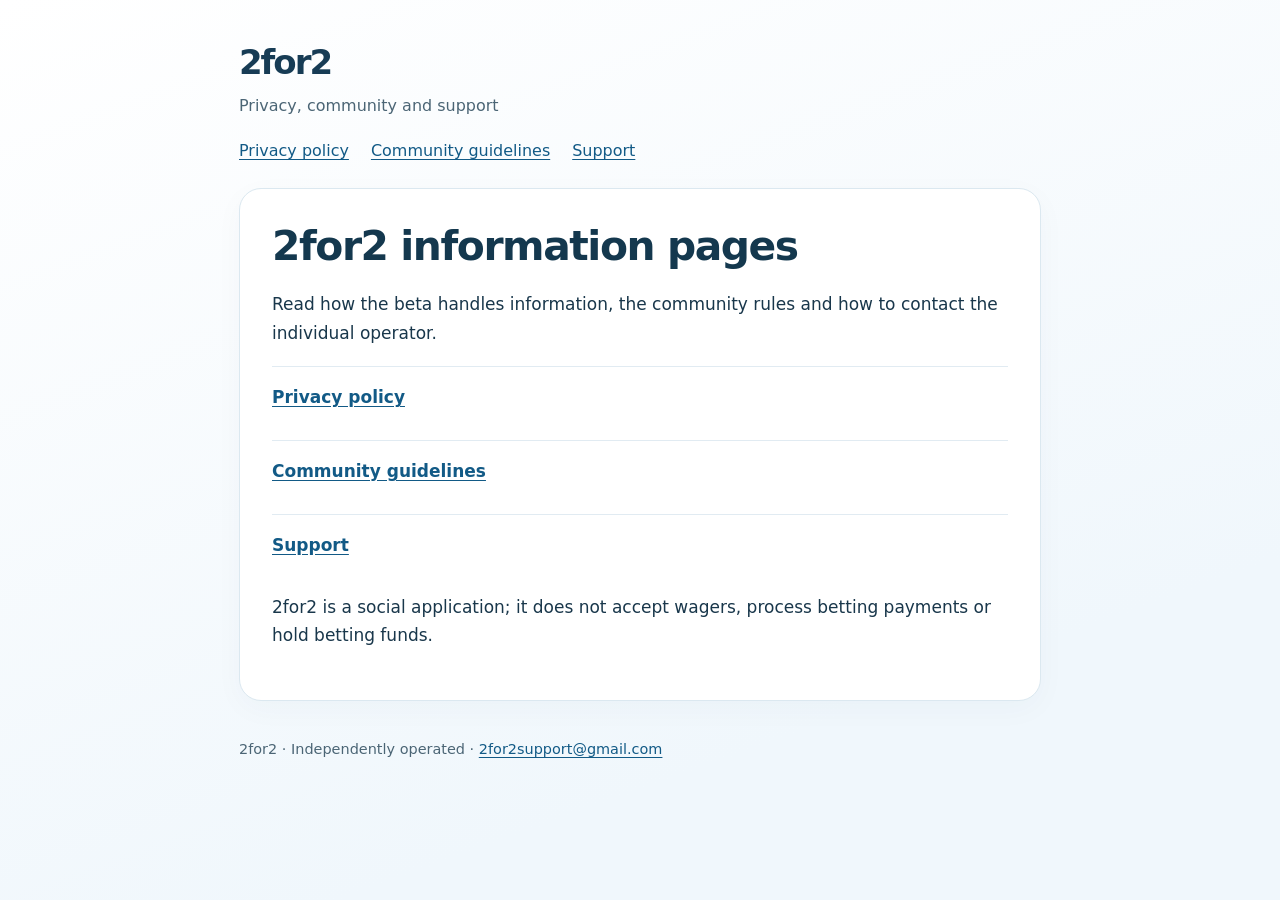
<file: index.html>
<!doctype html>
<html lang="en"><head><meta charset="utf-8"><meta name="viewport" content="width=device-width,initial-scale=1"><meta name="robots" content="noindex,follow"><meta name="referrer" content="no-referrer"><meta http-equiv="Content-Security-Policy" content="default-src 'none'; style-src 'self'; script-src 'none'; connect-src 'none'; img-src 'none'; base-uri 'none'; form-action 'none'"><title>2for2 — Policies and support</title><link rel="stylesheet" href="styles.css"></head><body><a class="skip" href="#main">Skip to content</a><header class="site-header"><a class="brand" href="index.html" aria-label="2for2 information pages">2for2</a><p class="tagline">Privacy, community and support</p><nav aria-label="Policy pages"><a href="privacy.html">Privacy policy</a><a href="guidelines.html">Community guidelines</a><a href="support.html">Support</a></nav></header><main id="main"><article><h1>2for2 information pages</h1><p>Read how the beta handles information, the community rules and how to contact the individual operator.</p><ul class="page-links"><li><a href="privacy.html">Privacy policy</a></li><li><a href="guidelines.html">Community guidelines</a></li><li><a href="support.html">Support</a></li></ul><p>2for2 is a social application; it does not accept wagers, process betting payments or hold betting funds.</p></article></main><footer><p>2for2 · Independently operated · <a href="mailto:2for2support@gmail.com">2for2support@gmail.com</a></p></footer></body></html>
</file>
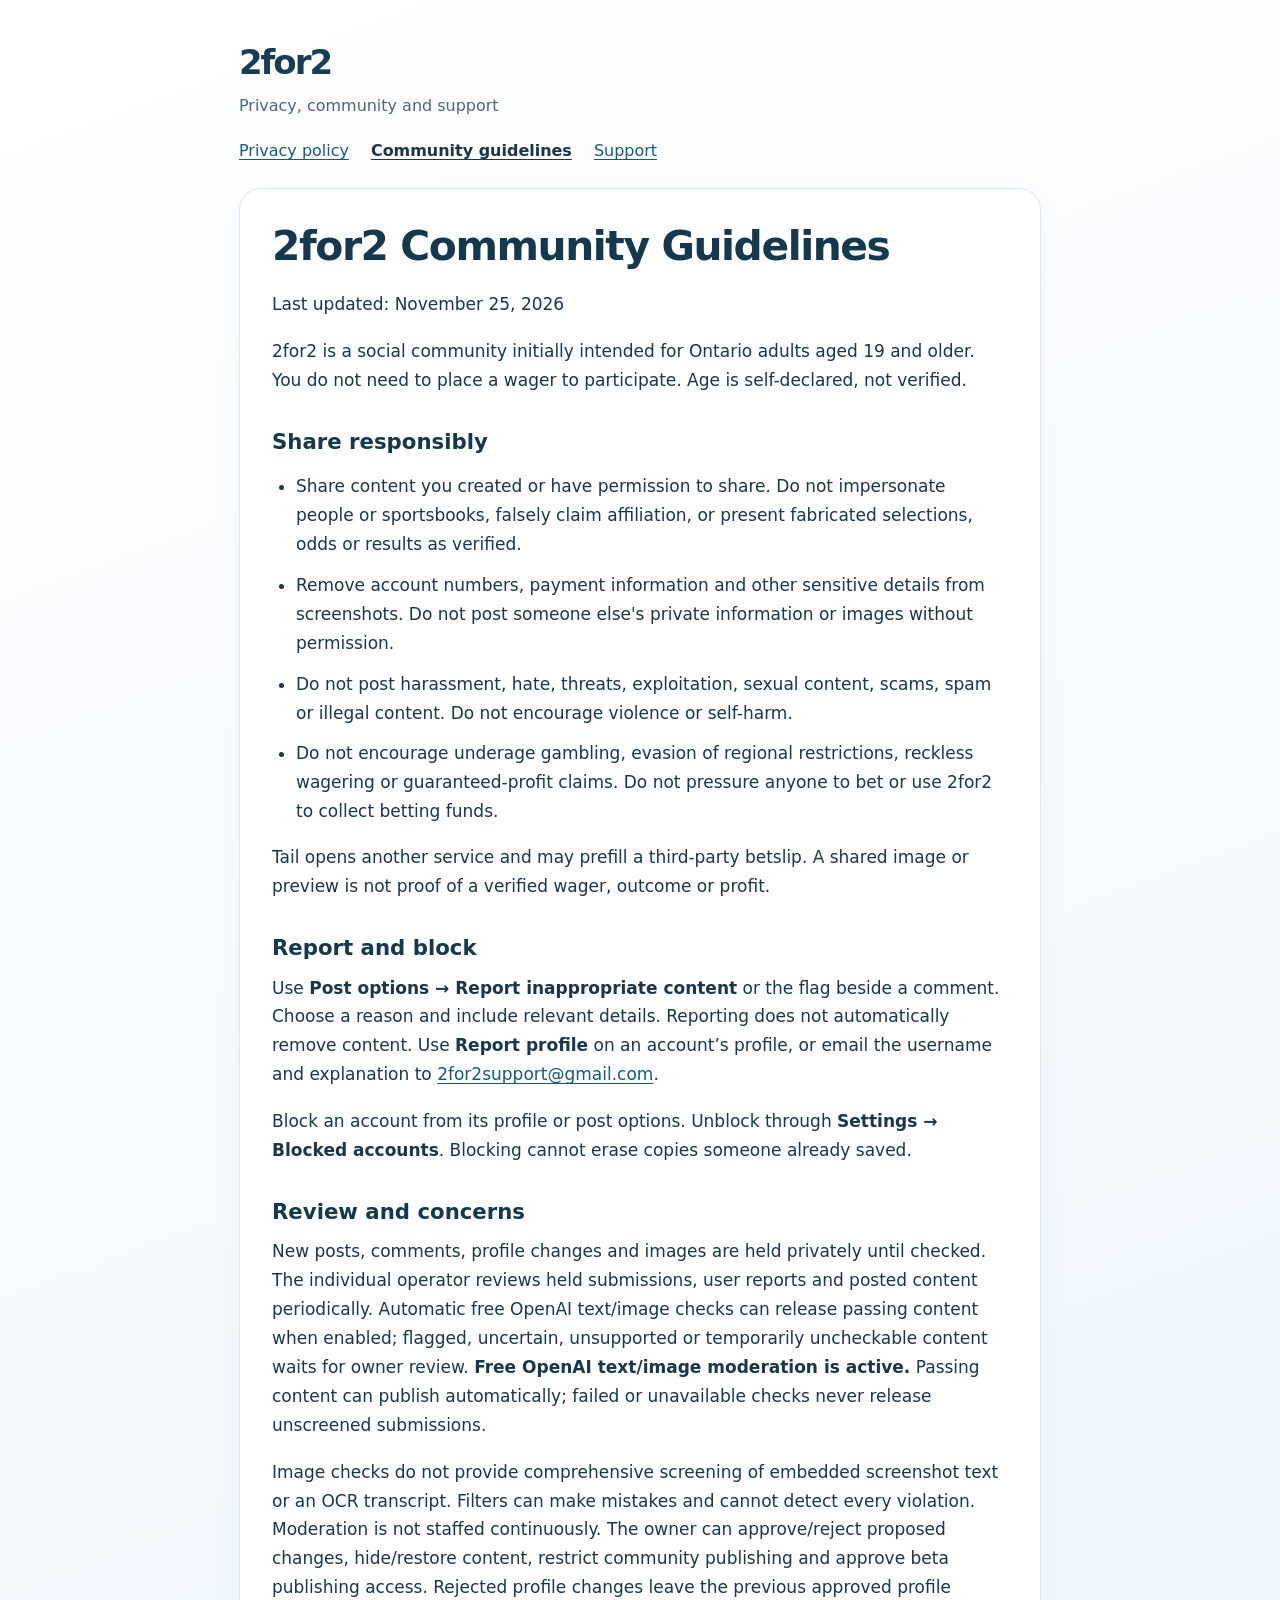
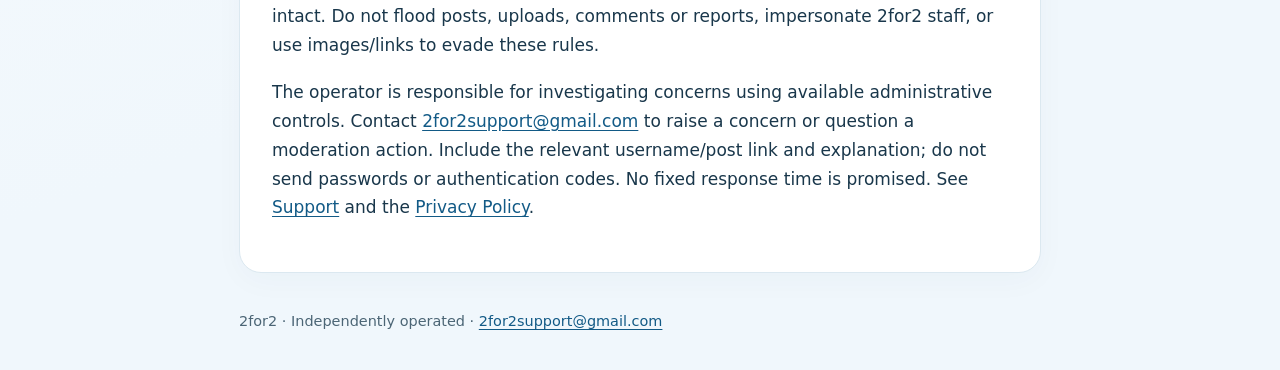
<file: guidelines.html>
<!doctype html>
<html lang="en"><head><meta charset="utf-8"><meta name="viewport" content="width=device-width,initial-scale=1"><meta name="robots" content="noindex,follow"><meta name="referrer" content="no-referrer"><meta http-equiv="Content-Security-Policy" content="default-src 'none'; style-src 'self'; script-src 'none'; connect-src 'none'; img-src 'none'; base-uri 'none'; form-action 'none'"><title>2for2 — Community guidelines</title><link rel="stylesheet" href="styles.css"></head><body><a class="skip" href="#main">Skip to content</a><header class="site-header"><a class="brand" href="index.html" aria-label="2for2 information pages">2for2</a><p class="tagline">Privacy, community and support</p><nav aria-label="Policy pages"><a href="privacy.html">Privacy policy</a><a href="guidelines.html" aria-current="page">Community guidelines</a><a href="support.html">Support</a></nav></header><main id="main"><article><h1>2for2 Community Guidelines</h1>
<p>Last updated: November 25, 2026</p>
<p>2for2 is a social community initially intended for Ontario adults aged 19 and older. You do not need to place a wager to participate. Age is self-declared, not verified.</p>
<h2>Share responsibly</h2>
<ul><li>Share content you created or have permission to share. Do not impersonate people or sportsbooks, falsely claim affiliation, or present fabricated selections, odds or results as verified.</li><li>Remove account numbers, payment information and other sensitive details from screenshots. Do not post someone else&#39;s private information or images without permission.</li><li>Do not post harassment, hate, threats, exploitation, sexual content, scams, spam or illegal content. Do not encourage violence or self-harm.</li><li>Do not encourage underage gambling, evasion of regional restrictions, reckless wagering or guaranteed-profit claims. Do not pressure anyone to bet or use 2for2 to collect betting funds.</li></ul>
<p>Tail opens another service and may prefill a third-party betslip. A shared image or preview is not proof of a verified wager, outcome or profit.</p>
<h2>Report and block</h2>
<p>Use <strong>Post options → Report inappropriate content</strong> or the flag beside a comment. Choose a reason and include relevant details. Reporting does not automatically remove content. Use <strong>Report profile</strong> on an account’s profile, or email the username and explanation to <a href="mailto:2for2support@gmail.com">2for2support@gmail.com</a>.</p>
<p>Block an account from its profile or post options. Unblock through <strong>Settings → Blocked accounts</strong>. Blocking cannot erase copies someone already saved.</p>
<h2>Review and concerns</h2>
<p>New posts, comments, profile changes and images are held privately until checked. The individual operator reviews held submissions, user reports and posted content periodically. Automatic free OpenAI text/image checks can release passing content when enabled; flagged, uncertain, unsupported or temporarily uncheckable content waits for owner review. <strong>Free OpenAI text/image moderation is active.</strong> Passing content can publish automatically; failed or unavailable checks never release unscreened submissions.</p>
<p>Image checks do not provide comprehensive screening of embedded screenshot text or an OCR transcript. Filters can make mistakes and cannot detect every violation. Moderation is not staffed continuously. The owner can approve/reject proposed changes, hide/restore content, restrict community publishing and approve beta publishing access. Rejected profile changes leave the previous approved profile intact. Do not flood posts, uploads, comments or reports, impersonate 2for2 staff, or use images/links to evade these rules.</p>
<p>The operator is responsible for investigating concerns using available administrative controls. Contact <a href="mailto:2for2support@gmail.com">2for2support@gmail.com</a> to raise a concern or question a moderation action. Include the relevant username/post link and explanation; do not send passwords or authentication codes. No fixed response time is promised. See <a href="support.html">Support</a> and the <a href="privacy.html">Privacy Policy</a>.</p></article></main><footer><p>2for2 · Independently operated · <a href="mailto:2for2support@gmail.com">2for2support@gmail.com</a></p></footer></body></html>
</file>
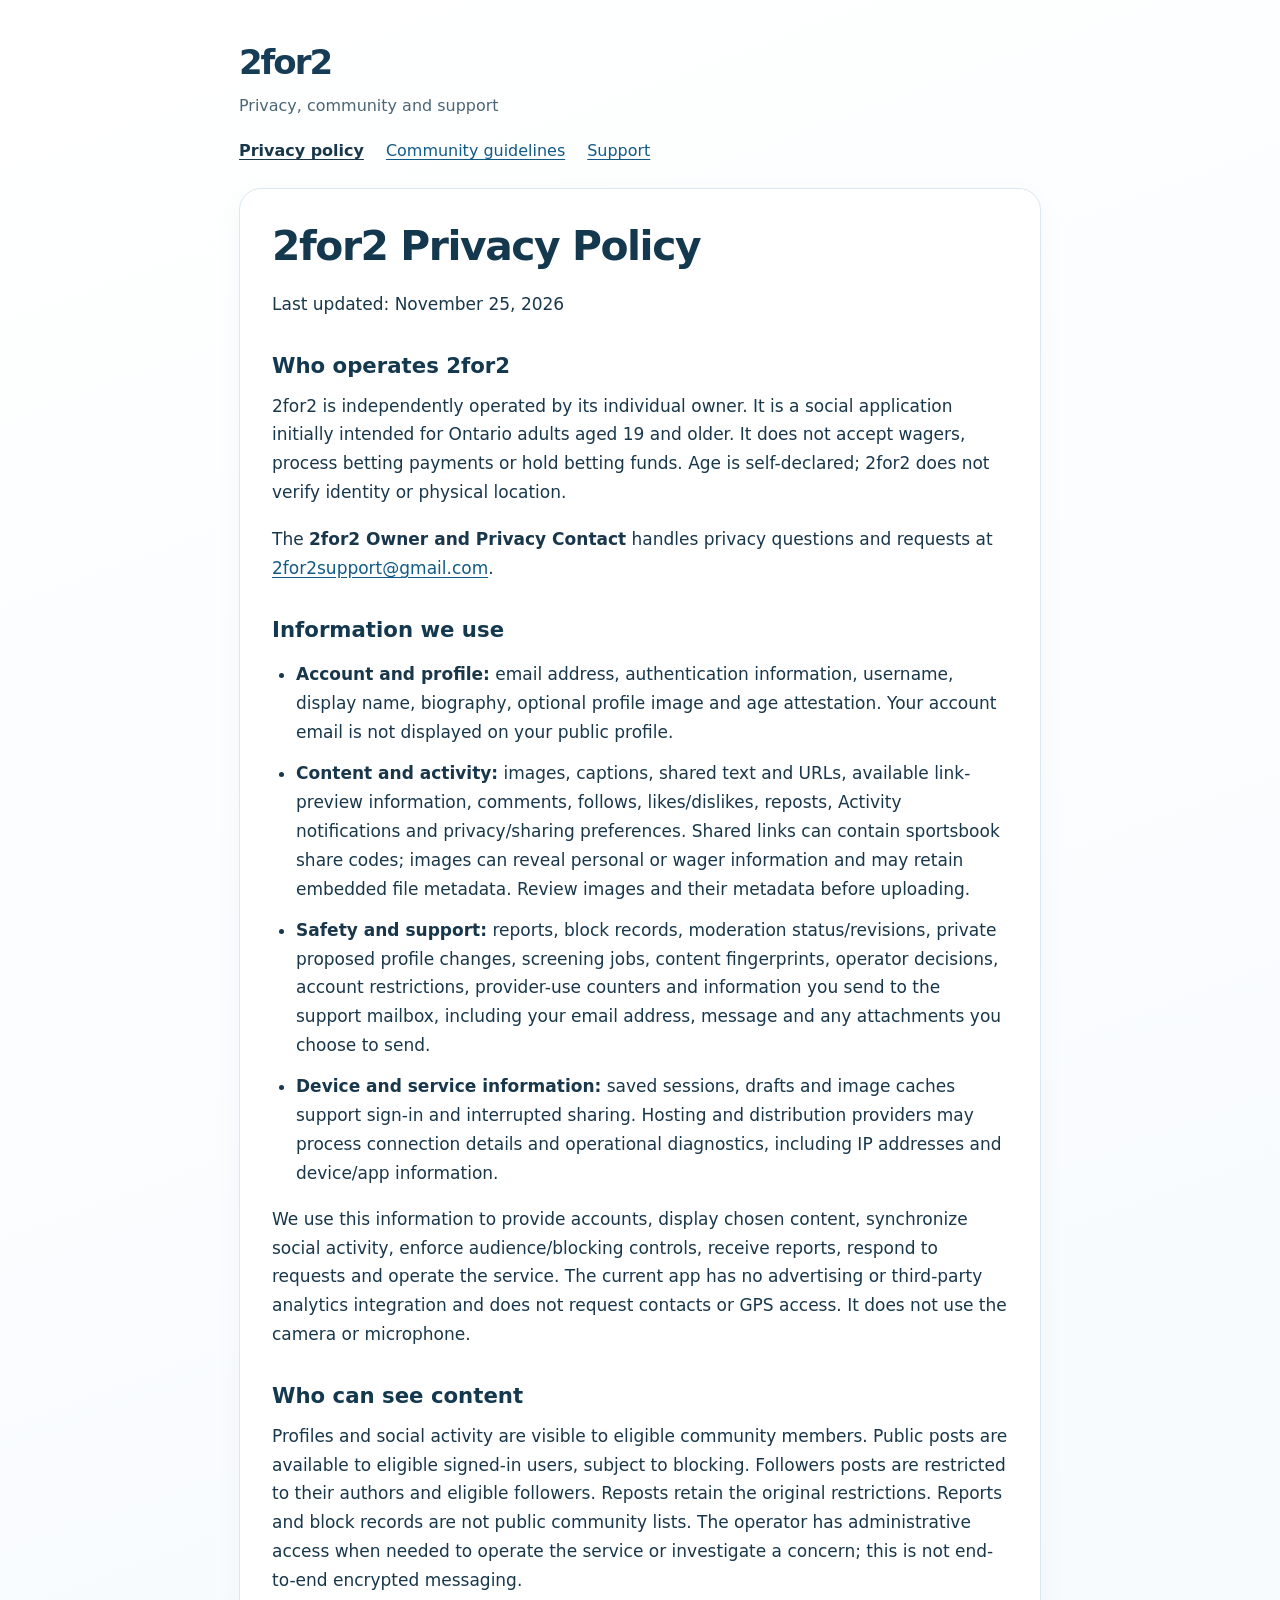
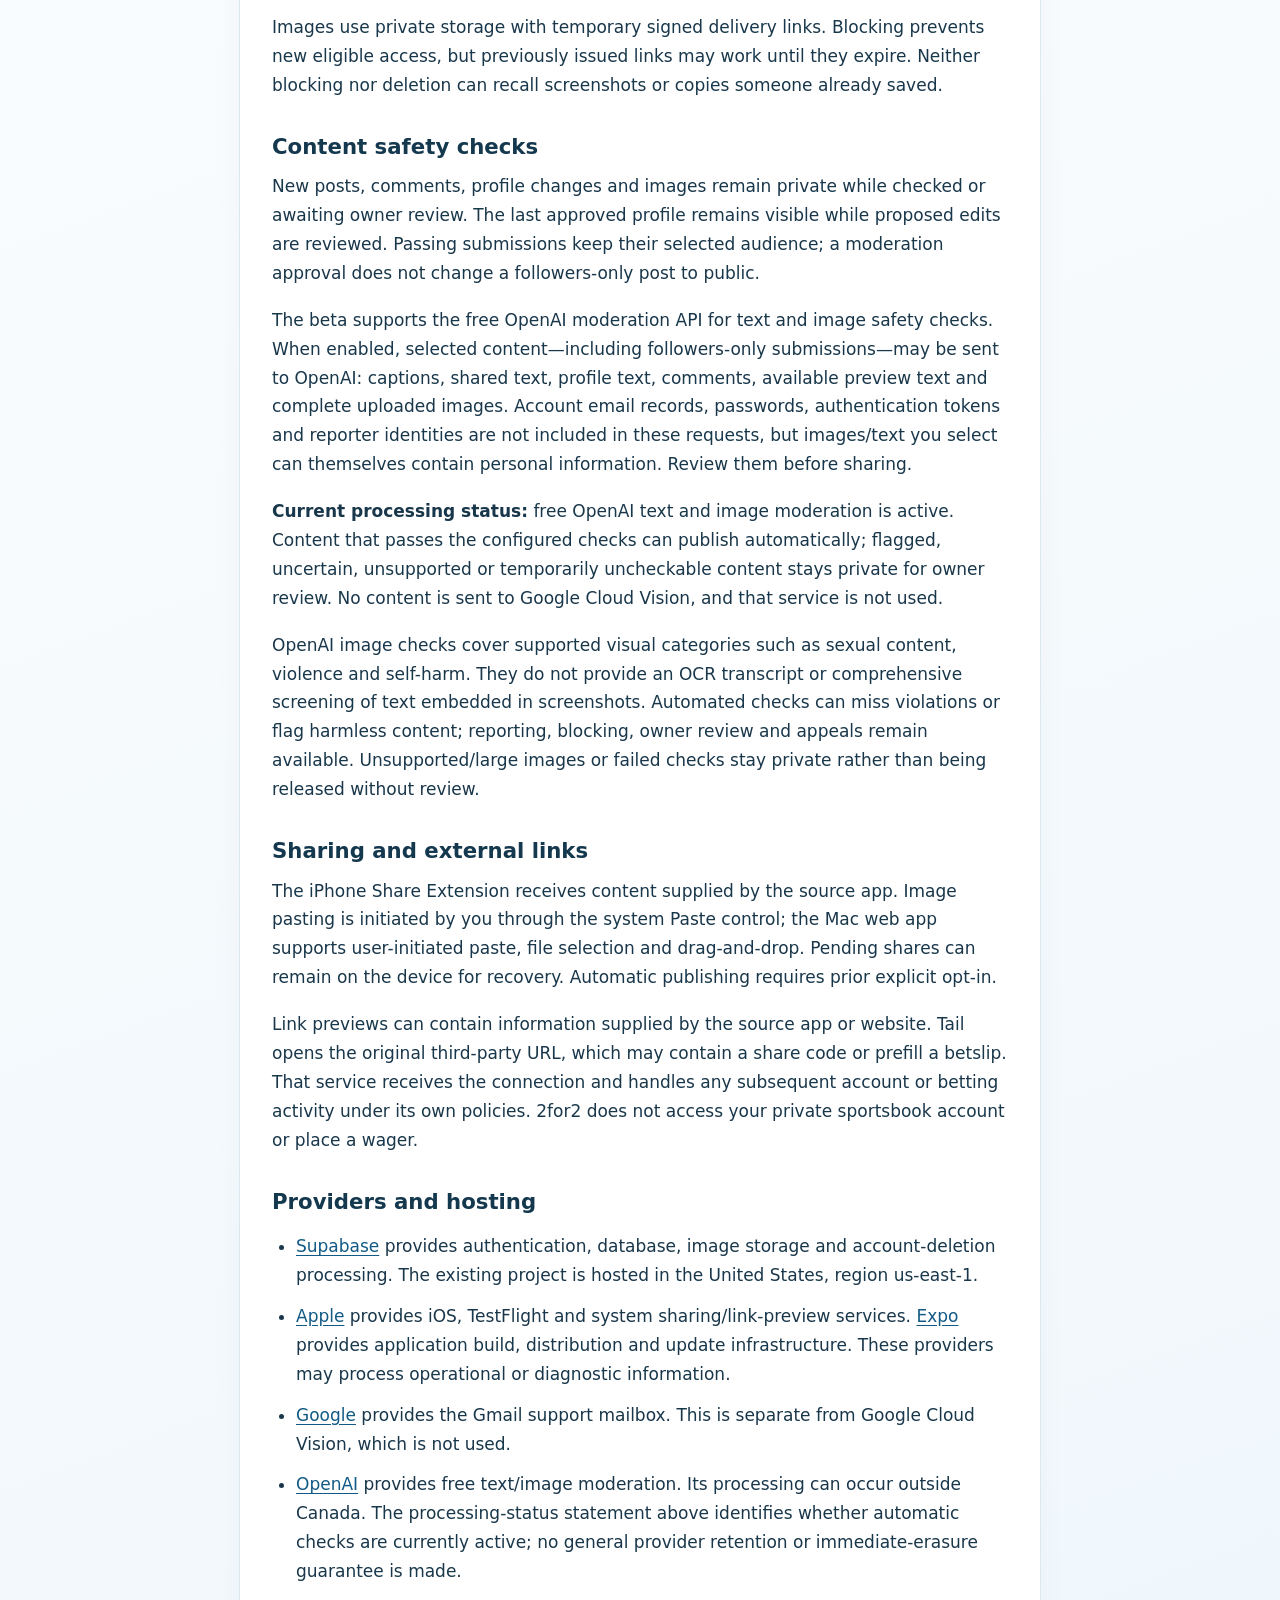
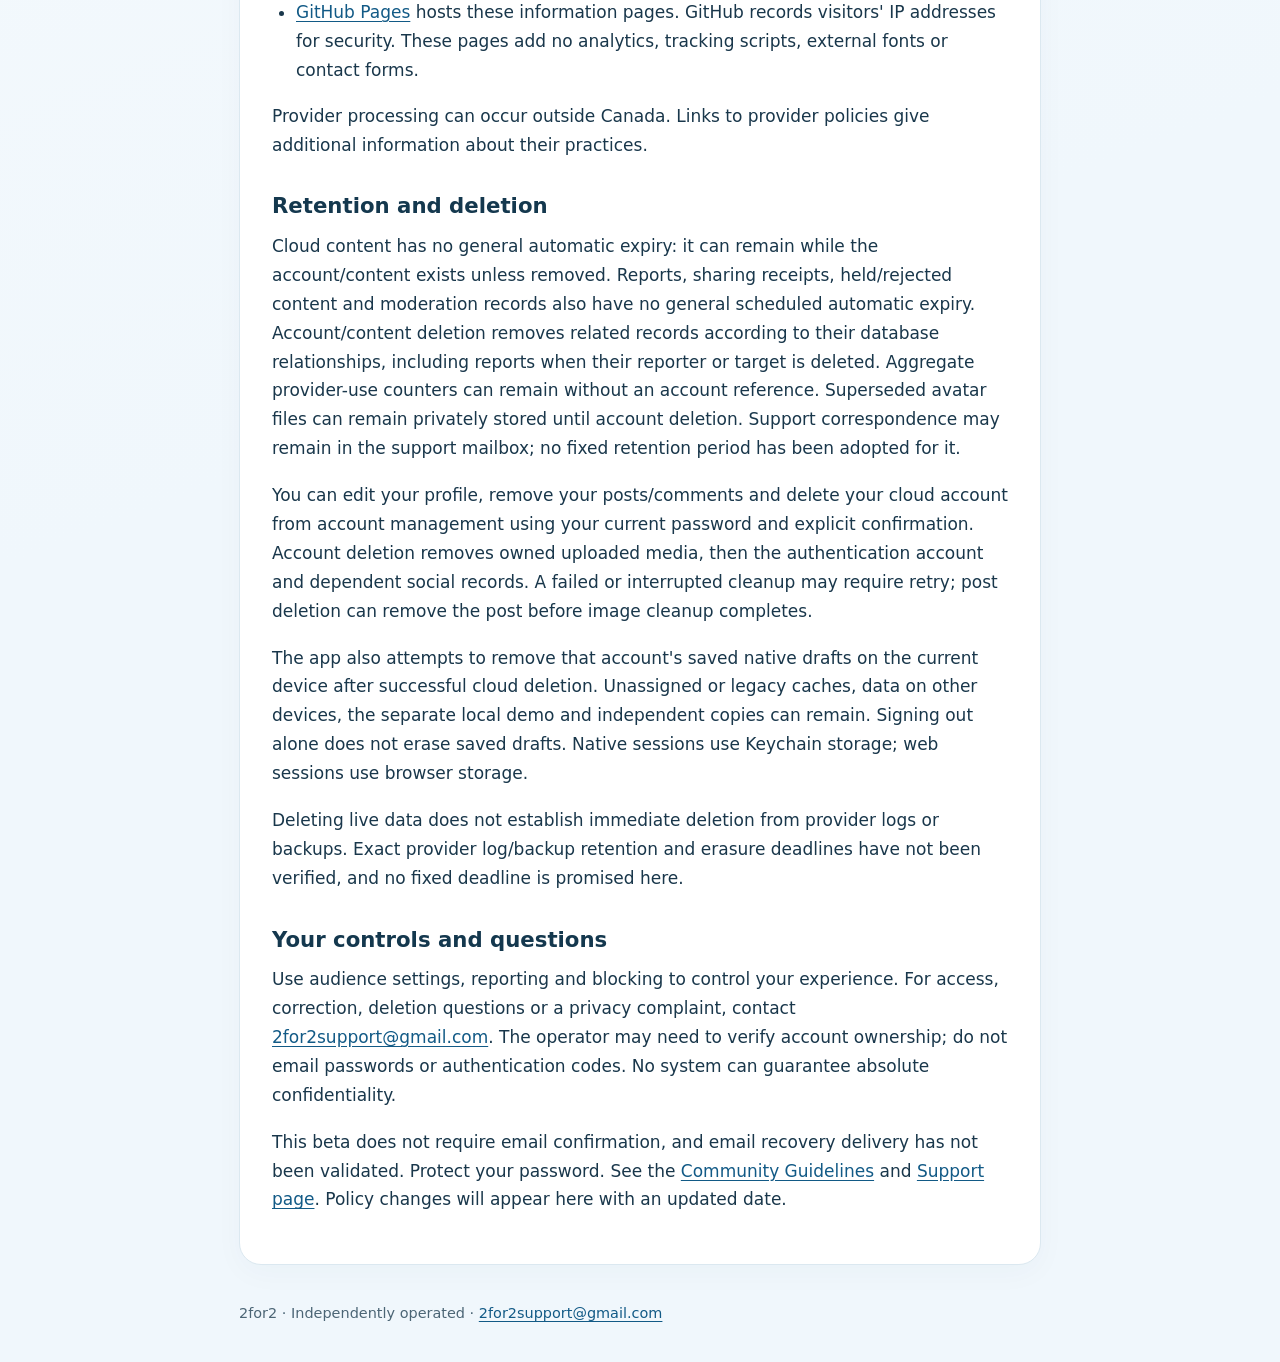
<file: privacy.html>
<!doctype html>
<html lang="en"><head><meta charset="utf-8"><meta name="viewport" content="width=device-width,initial-scale=1"><meta name="robots" content="noindex,follow"><meta name="referrer" content="no-referrer"><meta http-equiv="Content-Security-Policy" content="default-src 'none'; style-src 'self'; script-src 'none'; connect-src 'none'; img-src 'none'; base-uri 'none'; form-action 'none'"><title>2for2 — Privacy policy</title><link rel="stylesheet" href="styles.css"></head><body><a class="skip" href="#main">Skip to content</a><header class="site-header"><a class="brand" href="index.html" aria-label="2for2 information pages">2for2</a><p class="tagline">Privacy, community and support</p><nav aria-label="Policy pages"><a href="privacy.html" aria-current="page">Privacy policy</a><a href="guidelines.html">Community guidelines</a><a href="support.html">Support</a></nav></header><main id="main"><article><h1>2for2 Privacy Policy</h1>
<p>Last updated: November 25, 2026</p>
<h2>Who operates 2for2</h2>
<p>2for2 is independently operated by its individual owner. It is a social application initially intended for Ontario adults aged 19 and older. It does not accept wagers, process betting payments or hold betting funds. Age is self-declared; 2for2 does not verify identity or physical location.</p>
<p>The <strong>2for2 Owner and Privacy Contact</strong> handles privacy questions and requests at <a href="mailto:2for2support@gmail.com">2for2support@gmail.com</a>.</p>
<h2>Information we use</h2>
<ul><li><strong>Account and profile:</strong> email address, authentication information, username, display name, biography, optional profile image and age attestation. Your account email is not displayed on your public profile.</li><li><strong>Content and activity:</strong> images, captions, shared text and URLs, available link-preview information, comments, follows, likes/dislikes, reposts, Activity notifications and privacy/sharing preferences. Shared links can contain sportsbook share codes; images can reveal personal or wager information and may retain embedded file metadata. Review images and their metadata before uploading.</li><li><strong>Safety and support:</strong> reports, block records, moderation status/revisions, private proposed profile changes, screening jobs, content fingerprints, operator decisions, account restrictions, provider-use counters and information you send to the support mailbox, including your email address, message and any attachments you choose to send.</li><li><strong>Device and service information:</strong> saved sessions, drafts and image caches support sign-in and interrupted sharing. Hosting and distribution providers may process connection details and operational diagnostics, including IP addresses and device/app information.</li></ul>
<p>We use this information to provide accounts, display chosen content, synchronize social activity, enforce audience/blocking controls, receive reports, respond to requests and operate the service. The current app has no advertising or third-party analytics integration and does not request contacts or GPS access. It does not use the camera or microphone.</p>
<h2>Who can see content</h2>
<p>Profiles and social activity are visible to eligible community members. Public posts are available to eligible signed-in users, subject to blocking. Followers posts are restricted to their authors and eligible followers. Reposts retain the original restrictions. Reports and block records are not public community lists. The operator has administrative access when needed to operate the service or investigate a concern; this is not end-to-end encrypted messaging.</p>
<p>Images use private storage with temporary signed delivery links. Blocking prevents new eligible access, but previously issued links may work until they expire. Neither blocking nor deletion can recall screenshots or copies someone already saved.</p>
<h2>Content safety checks</h2>
<p>New posts, comments, profile changes and images remain private while checked or awaiting owner review. The last approved profile remains visible while proposed edits are reviewed. Passing submissions keep their selected audience; a moderation approval does not change a followers-only post to public.</p>
<p>The beta supports the free OpenAI moderation API for text and image safety checks. When enabled, selected content—including followers-only submissions—may be sent to OpenAI: captions, shared text, profile text, comments, available preview text and complete uploaded images. Account email records, passwords, authentication tokens and reporter identities are not included in these requests, but images/text you select can themselves contain personal information. Review them before sharing.</p>
<p><strong>Current processing status:</strong> free OpenAI text and image moderation is active. Content that passes the configured checks can publish automatically; flagged, uncertain, unsupported or temporarily uncheckable content stays private for owner review. No content is sent to Google Cloud Vision, and that service is not used.</p>
<p>OpenAI image checks cover supported visual categories such as sexual content, violence and self-harm. They do not provide an OCR transcript or comprehensive screening of text embedded in screenshots. Automated checks can miss violations or flag harmless content; reporting, blocking, owner review and appeals remain available. Unsupported/large images or failed checks stay private rather than being released without review.</p>
<h2>Sharing and external links</h2>
<p>The iPhone Share Extension receives content supplied by the source app. Image pasting is initiated by you through the system Paste control; the Mac web app supports user-initiated paste, file selection and drag-and-drop. Pending shares can remain on the device for recovery. Automatic publishing requires prior explicit opt-in.</p>
<p>Link previews can contain information supplied by the source app or website. Tail opens the original third-party URL, which may contain a share code or prefill a betslip. That service receives the connection and handles any subsequent account or betting activity under its own policies. 2for2 does not access your private sportsbook account or place a wager.</p>
<h2>Providers and hosting</h2>
<ul><li><a href="https://supabase.com/privacy">Supabase</a> provides authentication, database, image storage and account-deletion processing. The existing project is hosted in the United States, region us-east-1.</li><li><a href="https://www.apple.com/legal/privacy/">Apple</a> provides iOS, TestFlight and system sharing/link-preview services. <a href="https://expo.dev/privacy">Expo</a> provides application build, distribution and update infrastructure. These providers may process operational or diagnostic information.</li><li><a href="https://policies.google.com/privacy">Google</a> provides the Gmail support mailbox. This is separate from Google Cloud Vision, which is not used.</li><li><a href="https://developers.openai.com/api/docs/guides/your-data">OpenAI</a> provides free text/image moderation. Its processing can occur outside Canada. The processing-status statement above identifies whether automatic checks are currently active; no general provider retention or immediate-erasure guarantee is made.</li><li><a href="https://docs.github.com/en/site-policy/privacy-policies/github-general-privacy-statement">GitHub Pages</a> hosts these information pages. GitHub records visitors&#39; IP addresses for security. These pages add no analytics, tracking scripts, external fonts or contact forms.</li></ul>
<p>Provider processing can occur outside Canada. Links to provider policies give additional information about their practices.</p>
<h2>Retention and deletion</h2>
<p>Cloud content has no general automatic expiry: it can remain while the account/content exists unless removed. Reports, sharing receipts, held/rejected content and moderation records also have no general scheduled automatic expiry. Account/content deletion removes related records according to their database relationships, including reports when their reporter or target is deleted. Aggregate provider-use counters can remain without an account reference. Superseded avatar files can remain privately stored until account deletion. Support correspondence may remain in the support mailbox; no fixed retention period has been adopted for it.</p>
<p>You can edit your profile, remove your posts/comments and delete your cloud account from account management using your current password and explicit confirmation. Account deletion removes owned uploaded media, then the authentication account and dependent social records. A failed or interrupted cleanup may require retry; post deletion can remove the post before image cleanup completes.</p>
<p>The app also attempts to remove that account&#39;s saved native drafts on the current device after successful cloud deletion. Unassigned or legacy caches, data on other devices, the separate local demo and independent copies can remain. Signing out alone does not erase saved drafts. Native sessions use Keychain storage; web sessions use browser storage.</p>
<p>Deleting live data does not establish immediate deletion from provider logs or backups. Exact provider log/backup retention and erasure deadlines have not been verified, and no fixed deadline is promised here.</p>
<h2>Your controls and questions</h2>
<p>Use audience settings, reporting and blocking to control your experience. For access, correction, deletion questions or a privacy complaint, contact <a href="mailto:2for2support@gmail.com">2for2support@gmail.com</a>. The operator may need to verify account ownership; do not email passwords or authentication codes. No system can guarantee absolute confidentiality.</p>
<p>This beta does not require email confirmation, and email recovery delivery has not been validated. Protect your password. See the <a href="guidelines.html">Community Guidelines</a> and <a href="support.html">Support page</a>. Policy changes will appear here with an updated date.</p></article></main><footer><p>2for2 · Independently operated · <a href="mailto:2for2support@gmail.com">2for2support@gmail.com</a></p></footer></body></html>
</file>
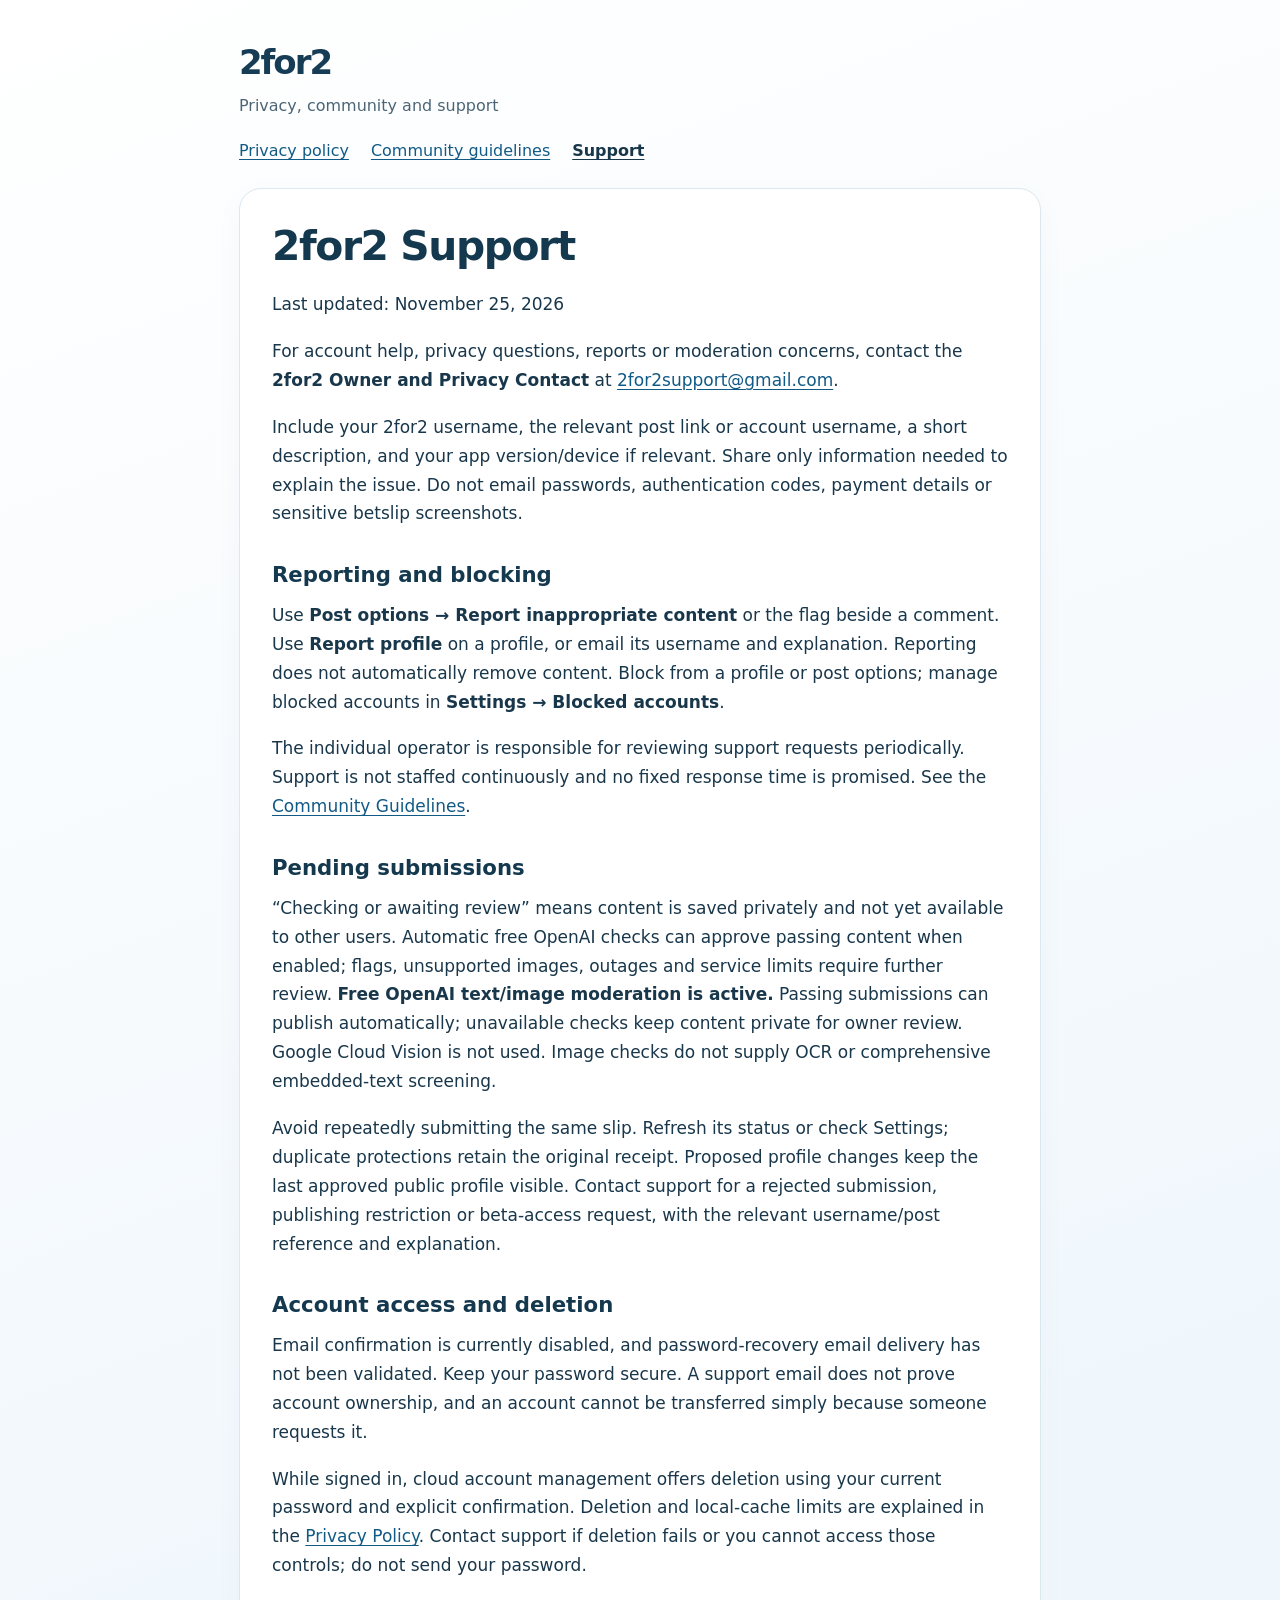
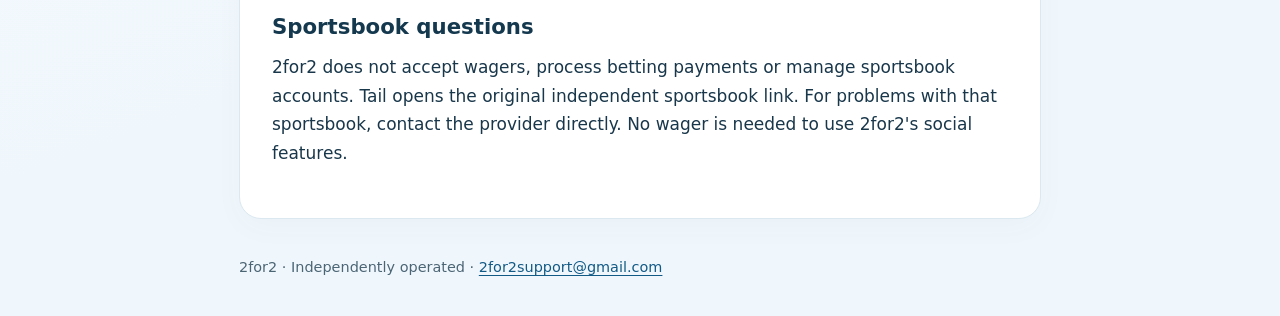
<file: support.html>
<!doctype html>
<html lang="en"><head><meta charset="utf-8"><meta name="viewport" content="width=device-width,initial-scale=1"><meta name="robots" content="noindex,follow"><meta name="referrer" content="no-referrer"><meta http-equiv="Content-Security-Policy" content="default-src 'none'; style-src 'self'; script-src 'none'; connect-src 'none'; img-src 'none'; base-uri 'none'; form-action 'none'"><title>2for2 — Support</title><link rel="stylesheet" href="styles.css"></head><body><a class="skip" href="#main">Skip to content</a><header class="site-header"><a class="brand" href="index.html" aria-label="2for2 information pages">2for2</a><p class="tagline">Privacy, community and support</p><nav aria-label="Policy pages"><a href="privacy.html">Privacy policy</a><a href="guidelines.html">Community guidelines</a><a href="support.html" aria-current="page">Support</a></nav></header><main id="main"><article><h1>2for2 Support</h1>
<p>Last updated: November 25, 2026</p>
<p>For account help, privacy questions, reports or moderation concerns, contact the <strong>2for2 Owner and Privacy Contact</strong> at <a href="mailto:2for2support@gmail.com">2for2support@gmail.com</a>.</p>
<p>Include your 2for2 username, the relevant post link or account username, a short description, and your app version/device if relevant. Share only information needed to explain the issue. Do not email passwords, authentication codes, payment details or sensitive betslip screenshots.</p>
<h2>Reporting and blocking</h2>
<p>Use <strong>Post options → Report inappropriate content</strong> or the flag beside a comment. Use <strong>Report profile</strong> on a profile, or email its username and explanation. Reporting does not automatically remove content. Block from a profile or post options; manage blocked accounts in <strong>Settings → Blocked accounts</strong>.</p>
<p>The individual operator is responsible for reviewing support requests periodically. Support is not staffed continuously and no fixed response time is promised. See the <a href="guidelines.html">Community Guidelines</a>.</p>
<h2>Pending submissions</h2>
<p>“Checking or awaiting review” means content is saved privately and not yet available to other users. Automatic free OpenAI checks can approve passing content when enabled; flags, unsupported images, outages and service limits require further review. <strong>Free OpenAI text/image moderation is active.</strong> Passing submissions can publish automatically; unavailable checks keep content private for owner review. Google Cloud Vision is not used. Image checks do not supply OCR or comprehensive embedded-text screening.</p>
<p>Avoid repeatedly submitting the same slip. Refresh its status or check Settings; duplicate protections retain the original receipt. Proposed profile changes keep the last approved public profile visible. Contact support for a rejected submission, publishing restriction or beta-access request, with the relevant username/post reference and explanation.</p>
<h2>Account access and deletion</h2>
<p>Email confirmation is currently disabled, and password-recovery email delivery has not been validated. Keep your password secure. A support email does not prove account ownership, and an account cannot be transferred simply because someone requests it.</p>
<p>While signed in, cloud account management offers deletion using your current password and explicit confirmation. Deletion and local-cache limits are explained in the <a href="privacy.html">Privacy Policy</a>. Contact support if deletion fails or you cannot access those controls; do not send your password.</p>
<h2>Sportsbook questions</h2>
<p>2for2 does not accept wagers, process betting payments or manage sportsbook accounts. Tail opens the original independent sportsbook link. For problems with that sportsbook, contact the provider directly. No wager is needed to use 2for2&#39;s social features.</p></article></main><footer><p>2for2 · Independently operated · <a href="mailto:2for2support@gmail.com">2for2support@gmail.com</a></p></footer></body></html>
</file>
<file: styles.css>
:root{color-scheme:light;font-family:system-ui,-apple-system,BlinkMacSystemFont,"Segoe UI",sans-serif;color:#19374b;background:#f3f8fc;font-size:17px;line-height:1.7}*{box-sizing:border-box}body{margin:0;background:linear-gradient(160deg,#fff 0%,#f0f7fc 75%);min-height:100vh}a{color:#125a86;text-underline-offset:.2em;overflow-wrap:anywhere}a:hover{color:#073756}a:focus-visible{outline:3px solid #247fb5;outline-offset:5px;border-radius:3px}.skip{position:absolute;left:16px;top:-100px;background:#fff;padding:8px;z-index:1}.skip:focus{top:12px}.site-header,main,footer{max-width:850px;margin:auto;padding:24px}.site-header{padding-top:34px;padding-bottom:16px}.brand{font-size:2rem;font-weight:800;letter-spacing:-.06em;text-decoration:none;color:#173c55}.tagline{margin:0 0 18px;color:#4b6575;font-size:.94rem}nav{display:flex;gap:10px 22px;flex-wrap:wrap}nav a{font-size:.94rem}nav a[aria-current=page]{font-weight:700;color:#19374b}main{padding-top:8px}article{background:#fff;border:1px solid #dbe8f0;border-radius:22px;padding:32px;box-shadow:0 8px 30px #284f6b08}h1,h2,h3{line-height:1.25;color:#14384e;overflow-wrap:anywhere}h1{font-size:clamp(1.8rem,4vw,2.4rem);margin:0 0 18px;letter-spacing:-.035em}h2{font-size:1.25rem;margin:34px 0 12px}p{margin:0 0 18px}li{margin-bottom:12px}ul{padding-left:24px}footer{color:#4b6575;font-size:.85rem;padding-top:12px;padding-bottom:36px}footer p{margin:0}.page-links{list-style:none;padding:0}.page-links li{padding:16px 0;border-top:1px solid #e1ebf2}.page-links a{font-weight:650}@media(max-width:540px){.site-header,main,footer{padding-left:16px;padding-right:16px}article{padding:24px 20px;border-radius:18px}.site-header{padding-top:22px}nav{gap:10px 16px}body{font-size:16px}}
</file>
